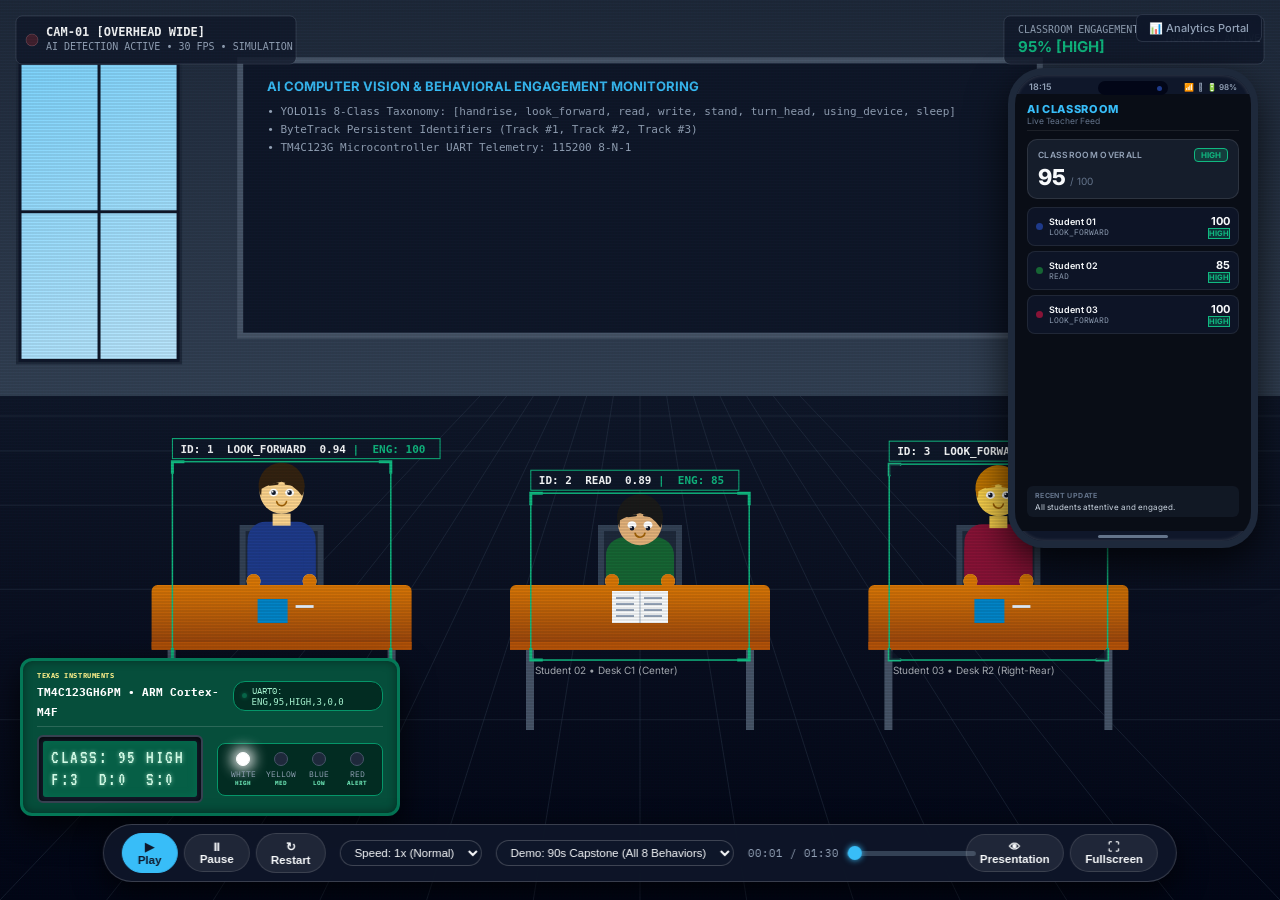
<file: static/simulation.html>
<!DOCTYPE html>
<html lang="en">
<head>
  <meta charset="UTF-8">
  <meta name="viewport" content="width=device-width, initial-scale=1.0, maximum-scale=1.0, user-scalable=no">
  <title>AI Classroom Engagement Monitoring — Simulated Camera & Embedded Flow</title>
  <link rel="preconnect" href="https://fonts.googleapis.com">
  <link rel="preconnect" href="https://fonts.gstatic.com" crossorigin>
  <link href="https://fonts.googleapis.com/css2?family=Inter:wght@400;500;600;700&family=IBM+Plex+Mono:wght@400;500;600&family=VT323&display=swap" rel="stylesheet">
  <link rel="stylesheet" href="/static/simulation_style.css">
</head>
<body>

  <!-- Fullscreen Classroom Camera Feed -->
  <div id="viewportContainer">
    <canvas id="classroomCanvas"></canvas>
    <div class="camera-overlay-grain"></div>

    <!-- Minimal Switcher to Portal -->
    <div class="top-portal-nav">
      <a href="/portal" class="portal-link">📊 Analytics Portal</a>
    </div>

    <!-- ================================================================= -->
    <!-- 1. PHYSICAL TEACHER SMARTPHONE INSET (Secondary Visualization)    -->
    <!-- ================================================================= -->
    <div id="phoneOverlayContainer">
      <div class="phone-wrapper">
        <div class="phone-frame">
          <!-- Dynamic Island / Speaker notch -->
          <div class="phone-notch">
            <div class="phone-camera-dot"></div>
          </div>
          
          <!-- Phone Status Bar -->
          <div class="phone-status-bar">
            <span id="phoneClock" class="phone-status-time">09:42</span>
            <div class="phone-status-icons">
              <span class="icon-signal">📶</span>
              <span class="icon-wifi">􀙇</span>
              <span class="icon-batt">🔋 98%</span>
            </div>
          </div>

          <!-- Phone Inner Screen: Teacher Portal -->
          <div class="phone-screen">
            <!-- App Header -->
            <div class="phone-header">
              <div class="phone-app-title">AI CLASSROOM</div>
              <div class="phone-sub-title">Live Teacher Feed</div>
            </div>

            <!-- Urgent Notification Banner -->
            <div id="phoneNotificationBanner" class="phone-notif-banner hidden">
              <div class="notif-icon">⚠️</div>
              <div class="notif-text">
                <div id="phoneNotifTitle" class="notif-title">Alert: Student 02</div>
                <div id="phoneNotifBody" class="notif-body">Using device detected</div>
              </div>
            </div>

            <!-- Classroom Overall Score Card -->
            <div class="phone-class-card">
              <div class="phone-class-meta">
                <span class="phone-label">CLASSROOM OVERALL</span>
                <span id="phoneClassLevel" class="phone-level-tag level-high">HIGH</span>
              </div>
              <div class="phone-class-score-row">
                <span id="phoneClassScore" class="phone-score-large">95</span>
                <span class="phone-score-unit">/ 100</span>
              </div>
            </div>

            <!-- 3 Students Live Status Rows -->
            <div class="phone-students-list">
              <!-- Student 01 -->
              <div id="phoneCard1" class="phone-student-card">
                <div class="p-student-left">
                  <div class="p-student-dot" style="background:#1e3a8a;"></div>
                  <div>
                    <div class="p-student-name">Student 01</div>
                    <div id="phoneAct1" class="p-student-act">LOOK_FORWARD</div>
                  </div>
                </div>
                <div class="p-student-right">
                  <div id="phoneScore1" class="p-student-score">100</div>
                  <div id="phoneLvl1" class="p-student-lvl level-high">HIGH</div>
                </div>
              </div>

              <!-- Student 02 -->
              <div id="phoneCard2" class="phone-student-card">
                <div class="p-student-left">
                  <div class="p-student-dot" style="background:#166534;"></div>
                  <div>
                    <div class="p-student-name">Student 02</div>
                    <div id="phoneAct2" class="p-student-act">READ</div>
                  </div>
                </div>
                <div class="p-student-right">
                  <div id="phoneScore2" class="p-student-score">85</div>
                  <div id="phoneLvl2" class="p-student-lvl level-high">HIGH</div>
                </div>
              </div>

              <!-- Student 03 -->
              <div id="phoneCard3" class="phone-student-card">
                <div class="p-student-left">
                  <div class="p-student-dot" style="background:#881337;"></div>
                  <div>
                    <div class="p-student-name">Student 03</div>
                    <div id="phoneAct3" class="p-student-act">LOOK_FORWARD</div>
                  </div>
                </div>
                <div class="p-student-right">
                  <div id="phoneScore3" class="p-student-score">100</div>
                  <div id="phoneLvl3" class="p-student-lvl level-high">HIGH</div>
                </div>
              </div>
            </div>

            <!-- Recent Activity Ticker -->
            <div class="phone-recent-box">
              <div class="phone-recent-title">RECENT UPDATE</div>
              <div id="phoneRecentText" class="phone-recent-msg">All students attentive and engaged.</div>
            </div>
          </div>
          
          <!-- Home Indicator bar -->
          <div class="phone-home-indicator"></div>
        </div>
      </div>
    </div>

    <!-- ================================================================= -->
    <!-- 2. TM4C123GH6PM EMBEDDED CONTROLLER & HARDWARE VISUALIZATION      -->
    <!-- ================================================================= -->
    <div id="hardwareUnitContainer">
      <div class="tm4c-pcb-board">
        <div class="pcb-header">
          <div class="pcb-chip-label">
            <span class="ti-logo">TEXAS INSTRUMENTS</span>
            <span class="tm4c-title">TM4C123GH6PM • ARM Cortex-M4F</span>
          </div>
          <div class="pcb-uart-pill">
            <span class="uart-tx-dot" id="uartTxDot"></span>
            <span>UART0: <code id="boardUartStr">ENG,95,HIGH,3,0,0</code></span>
          </div>
        </div>

        <div class="pcb-main-row">
          <!-- Physical 16x2 Character LCD -->
          <div class="lcd-bezel">
            <div class="lcd-screen">
              <div class="lcd-line" id="lcdLine1">CLASS: 95 HIGH</div>
              <div class="lcd-line" id="lcdLine2">F:3  D:0  S:0</div>
            </div>
          </div>

          <!-- Physical 4-LED Status Array -->
          <div class="led-array-panel">
            <div class="led-item">
              <div class="physical-led led-white active" id="ledWhite"></div>
              <span class="led-label">WHITE<br><small>HIGH</small></span>
            </div>
            <div class="led-item">
              <div class="physical-led led-yellow" id="ledYellow"></div>
              <span class="led-label">YELLOW<br><small>MED</small></span>
            </div>
            <div class="led-item">
              <div class="physical-led led-blue" id="ledBlue"></div>
              <span class="led-label">BLUE<br><small>LOW</small></span>
            </div>
            <div class="led-item">
              <div class="physical-led led-red" id="ledRed"></div>
              <span class="led-label">RED<br><small>ALERT</small></span>
            </div>
          </div>
        </div>
      </div>
    </div>

  </div>

  <!-- Floating Minimal Control Dock -->
  <div id="controlDock">
    <!-- Playback Buttons -->
    <div class="control-btn-group">
      <button id="btnPlay" class="dock-btn active" title="Play Simulation">▶ Play</button>
      <button id="btnPause" class="dock-btn" title="Pause Simulation">⏸ Pause</button>
      <button id="btnRestart" class="dock-btn" title="Restart Timeline">↻ Restart</button>
    </div>

    <!-- Speed Multiplier -->
    <div class="control-btn-group">
      <select id="speedSelect" class="dock-select" title="Simulation Speed">
        <option value="0.5">Speed: 0.5x</option>
        <option value="1.0" selected>Speed: 1x (Normal)</option>
        <option value="2.0">Speed: 2x</option>
        <option value="5.0">Speed: 5x</option>
      </select>
    </div>

    <!-- Scenario Selector -->
    <div class="control-btn-group">
      <select id="scenarioSelect" class="dock-select" title="Classroom Scenario">
        <option value="classroom_demo" selected>Demo: 90s Capstone (All 8 Behaviors)</option>
        <option value="distraction_event">Scenario: Distraction & Device Misuse</option>
        <option value="question_session">Scenario: Interactive Q&A Session</option>
        <option value="low_engagement">Scenario: Afternoon Fatigue Period</option>
      </select>
    </div>

    <!-- Timeline Progress -->
    <div class="timeline-track">
      <span id="timeDisplay" class="time-display">00:00 / 01:30</span>
      <input id="timelineScrubber" type="range" min="0" max="100" value="0" step="0.5">
    </div>

    <!-- Toggles: Presentation Mode & Fullscreen -->
    <div class="control-btn-group">
      <button id="btnPresentation" class="dock-btn" title="Toggle Presentation Mode">👁 Presentation</button>
      <button id="btnFullscreen" class="dock-btn" title="Toggle Fullscreen">⛶ Fullscreen</button>
    </div>
  </div>

  <!-- Load procedural 2.5D simulation script -->
  <script src="/static/simulation_canvas.js"></script>
</body>
</html>
</file>
<file: static/simulation_style.css>
/* simulation_style.css - Fullscreen Simulated AI Classroom Camera Feed + Mobile Phone + TM4C Hardware */

:root {
  --bg-camera: #020617;
  --panel-bg: rgba(15, 23, 42, 0.85);
  --panel-border: rgba(148, 163, 184, 0.2);
  --text-main: #f8fafc;
  --text-muted: #94a3b8;
  --accent-cyan: #38bdf8;
  --accent-emerald: #10b981;
  --accent-amber: #f59e0b;
  --accent-blue: #3b82f6;
  --accent-red: #ef4444;
}

* {
  box-sizing: border-box;
  margin: 0;
  padding: 0;
  user-select: none;
}

html, body {
  width: 100vw;
  height: 100vh;
  overflow: hidden;
  background-color: var(--bg-camera);
  font-family: 'Inter', -apple-system, BlinkMacSystemFont, "Segoe UI", Roboto, sans-serif;
  color: var(--text-main);
}

/* Classroom Viewport Container */
#viewportContainer {
  position: relative;
  width: 100vw;
  height: 100vh;
  overflow: hidden;
}

#classroomCanvas {
  position: absolute;
  top: 0;
  left: 0;
  width: 100%;
  height: 100%;
  display: block;
}

/* Subtle Surveillance Scanline Texture */
.camera-overlay-grain {
  position: absolute;
  top: 0;
  left: 0;
  width: 100%;
  height: 100%;
  pointer-events: none;
  background: linear-gradient(rgba(18, 16, 16, 0) 50%, rgba(0, 0, 0, 0.15) 50%), linear-gradient(90deg, rgba(255, 0, 0, 0.01), rgba(0, 255, 0, 0.005), rgba(0, 255, 0, 0.01));
  background-size: 100% 3px, 3px 100%;
  opacity: 0.55;
  z-index: 10;
}

/* Top Navigation Bar: Minimal Link to Analytics Portal */
.top-portal-nav {
  position: absolute;
  top: 14px;
  right: 18px;
  display: flex;
  align-items: center;
  gap: 10px;
  z-index: 50;
}

.portal-link {
  font-size: 11px;
  font-weight: 500;
  text-decoration: none;
  padding: 6px 12px;
  border-radius: 6px;
  background: var(--panel-bg);
  border: 1px solid var(--panel-border);
  color: var(--text-muted);
  backdrop-filter: blur(8px);
  transition: all 0.2s ease;
}

.portal-link:hover {
  color: var(--text-main);
  border-color: var(--accent-cyan);
}

/* ========================================================================== */
/* 1. TEACHER SMARTPHONE INSET (Secondary Physical Visualization)             */
/* ========================================================================== */
#phoneOverlayContainer {
  position: absolute;
  top: 68px;
  right: 22px;
  width: 250px;
  z-index: 40;
  pointer-events: auto;
  transition: all 0.3s ease;
}

.phone-wrapper {
  perspective: 1000px;
}

.phone-frame {
  position: relative;
  width: 100%;
  height: 480px;
  background: #0f172a;
  border: 7px solid #1e293b;
  border-radius: 36px;
  box-shadow: 0 16px 40px rgba(0, 0, 0, 0.75), inset 0 0 4px rgba(255, 255, 255, 0.2);
  display: flex;
  flex-direction: column;
  overflow: hidden;
}

/* Phone Notch / Dynamic Island */
.phone-notch {
  position: absolute;
  top: 6px;
  left: 50%;
  transform: translateX(-50%);
  width: 70px;
  height: 14px;
  background: #020617;
  border-radius: 10px;
  z-index: 60;
  display: flex;
  align-items: center;
  justify-content: flex-end;
  padding-right: 6px;
}

.phone-camera-dot {
  width: 5px;
  height: 5px;
  background: #1e3a8a;
  border-radius: 50%;
}

/* Status Bar */
.phone-status-bar {
  display: flex;
  justify-content: space-between;
  align-items: center;
  padding: 6px 14px 2px;
  font-size: 9px;
  font-weight: 600;
  color: #94a3b8;
  z-index: 55;
}

.phone-status-icons {
  display: flex;
  gap: 4px;
  font-size: 8px;
}

/* Screen Content */
.phone-screen {
  flex: 1;
  padding: 8px 12px 14px;
  display: flex;
  flex-direction: column;
  gap: 8px;
  overflow-y: auto;
  background: #090d16;
}

.phone-header {
  border-bottom: 1px solid rgba(255, 255, 255, 0.08);
  padding-bottom: 4px;
}

.phone-app-title {
  font-size: 11px;
  font-weight: 800;
  letter-spacing: 0.06em;
  color: #38bdf8;
}

.phone-sub-title {
  font-size: 8.5px;
  color: #64748b;
}

/* Notification Banner */
.phone-notif-banner {
  background: rgba(245, 158, 11, 0.15);
  border: 1px solid #f59e0b;
  border-radius: 8px;
  padding: 6px 8px;
  display: flex;
  align-items: center;
  gap: 6px;
  animation: notifPulse 1.8s infinite;
}

.phone-notif-banner.hidden {
  display: none;
}

@keyframes notifPulse {
  0%, 100% { transform: scale(1); }
  50% { transform: scale(1.02); }
}

.notif-icon {
  font-size: 14px;
}

.notif-title {
  font-size: 9.5px;
  font-weight: 700;
  color: #fef08a;
}

.notif-body {
  font-size: 8.5px;
  color: #e2e8f0;
}

/* Classroom Overall Card */
.phone-class-card {
  background: rgba(30, 41, 59, 0.6);
  border: 1px solid rgba(255, 255, 255, 0.1);
  border-radius: 10px;
  padding: 8px 10px;
}

.phone-class-meta {
  display: flex;
  justify-content: space-between;
  align-items: center;
  margin-bottom: 2px;
}

.phone-label {
  font-size: 8.5px;
  font-weight: 600;
  letter-spacing: 0.04em;
  color: #94a3b8;
}

.phone-level-tag {
  font-size: 8px;
  font-weight: 700;
  padding: 1px 6px;
  border-radius: 4px;
}

.level-high { background: rgba(16, 185, 129, 0.2); color: #10b981; border: 1px solid #10b981; }
.level-med  { background: rgba(245, 158, 11, 0.2); color: #f59e0b; border: 1px solid #f59e0b; }
.level-low  { background: rgba(59, 130, 246, 0.2); color: #3b82f6; border: 1px solid #3b82f6; }

.phone-class-score-row {
  display: flex;
  align-items: baseline;
  gap: 4px;
}

.phone-score-large {
  font-size: 22px;
  font-weight: 800;
  color: #f8fafc;
}

.phone-score-unit {
  font-size: 10px;
  color: #64748b;
}

/* 3 Students Rows */
.phone-students-list {
  display: flex;
  flex-direction: column;
  gap: 5px;
}

.phone-student-card {
  background: rgba(15, 23, 42, 0.85);
  border: 1px solid rgba(255, 255, 255, 0.08);
  border-radius: 8px;
  padding: 6px 8px;
  display: flex;
  justify-content: space-between;
  align-items: center;
  transition: all 0.2s ease;
}

.p-student-left {
  display: flex;
  align-items: center;
  gap: 6px;
}

.p-student-dot {
  width: 7px;
  height: 7px;
  border-radius: 50%;
}

.p-student-name {
  font-size: 9px;
  font-weight: 600;
  color: #f8fafc;
}

.p-student-act {
  font-family: 'IBM Plex Mono', monospace;
  font-size: 8px;
  color: #94a3b8;
}

.p-student-right {
  text-align: right;
}

.p-student-score {
  font-size: 11px;
  font-weight: 700;
  color: #f8fafc;
}

.p-student-lvl {
  font-size: 7.5px;
  font-weight: 700;
}

/* Recent Ticker */
.phone-recent-box {
  margin-top: auto;
  background: rgba(30, 41, 59, 0.4);
  border-radius: 6px;
  padding: 5px 8px;
  font-size: 8px;
}

.phone-recent-title {
  color: #64748b;
  font-weight: 700;
  font-size: 7px;
  letter-spacing: 0.05em;
  margin-bottom: 2px;
}

.phone-recent-msg {
  color: #cbd5e1;
  white-space: nowrap;
  overflow: hidden;
  text-overflow: ellipsis;
}

.phone-home-indicator {
  width: 70px;
  height: 3px;
  background: #64748b;
  border-radius: 3px;
  margin: 4px auto 3px;
}

/* ========================================================================== */
/* 2. TM4C123GH6PM HARDWARE VISUALIZATION (Embedded PCB, LCD, 4 LEDs)         */
/* ========================================================================== */
#hardwareUnitContainer {
  position: absolute;
  bottom: 84px;
  left: 20px;
  z-index: 40;
  pointer-events: auto;
  transition: all 0.3s ease;
}

.tm4c-pcb-board {
  width: 380px;
  background: #064e3b; /* Texas Instruments Emerald PCB solder mask */
  border: 3px solid #047857;
  border-radius: 12px;
  padding: 10px 14px;
  box-shadow: 0 12px 32px rgba(0, 0, 0, 0.75), inset 0 0 10px rgba(0, 0, 0, 0.4);
  font-family: 'IBM Plex Mono', monospace;
}

.pcb-header {
  display: flex;
  justify-content: space-between;
  align-items: center;
  border-bottom: 1px solid rgba(255, 255, 255, 0.15);
  padding-bottom: 6px;
  margin-bottom: 8px;
}

.ti-logo {
  font-size: 7px;
  font-weight: 800;
  color: #fef08a;
  display: block;
  letter-spacing: 0.08em;
}

.tm4c-title {
  font-size: 10.5px;
  font-weight: 700;
  color: #ffffff;
}

.pcb-uart-pill {
  font-size: 9px;
  color: #a7f3d0;
  background: #022c22;
  padding: 3px 8px;
  border-radius: 12px;
  border: 1px solid #059669;
  display: flex;
  align-items: center;
  gap: 5px;
}

.uart-tx-dot {
  width: 5px;
  height: 5px;
  border-radius: 50%;
  background: #10b981;
  box-shadow: 0 0 4px #10b981;
}

.pcb-main-row {
  display: flex;
  gap: 14px;
  align-items: center;
}

/* Physical 16x2 Character LCD Display */
.lcd-bezel {
  flex: 1;
  background: #111827;
  border: 2px solid #374151;
  border-radius: 6px;
  padding: 4px;
  box-shadow: inset 0 2px 6px rgba(0, 0, 0, 0.8);
}

.lcd-screen {
  background: #065f46; /* Authentic green character LCD backlight */
  color: #d1fae5;
  font-family: 'VT323', 'IBM Plex Mono', monospace;
  font-size: 19px;
  line-height: 1.15;
  padding: 6px 8px;
  border-radius: 3px;
  letter-spacing: 0.08em;
  text-shadow: 0 0 4px rgba(209, 250, 229, 0.7);
  box-shadow: inset 0 0 8px rgba(4, 120, 87, 0.6);
}

.lcd-line {
  white-space: pre;
}

/* 4 Physical LEDs (White, Yellow, Blue, Red) */
.led-array-panel {
  display: grid;
  grid-template-columns: repeat(4, 1fr);
  gap: 8px;
  background: #022c22;
  border: 1px solid #059669;
  border-radius: 8px;
  padding: 8px 10px;
}

.led-item {
  display: flex;
  flex-direction: column;
  align-items: center;
  gap: 4px;
}

.physical-led {
  width: 14px;
  height: 14px;
  border-radius: 50%;
  background: #1e293b;
  border: 1px solid #475569;
  transition: all 0.25s ease;
}

/* LED Glow States */
.physical-led.led-white.active {
  background: #ffffff;
  border-color: #ffffff;
  box-shadow: 0 0 14px 4px rgba(255, 255, 255, 0.95);
}

.physical-led.led-yellow.active {
  background: #facc15;
  border-color: #facc15;
  box-shadow: 0 0 14px 4px rgba(250, 204, 21, 0.95);
}

.physical-led.led-blue.active {
  background: #38bdf8;
  border-color: #38bdf8;
  box-shadow: 0 0 14px 4px rgba(56, 189, 248, 0.95);
}

.physical-led.led-red.active {
  background: #ef4444;
  border-color: #ef4444;
  box-shadow: 0 0 14px 4px rgba(239, 68, 68, 0.95);
}

.led-label {
  font-size: 7.5px;
  color: #94a3b8;
  text-align: center;
  line-height: 1.1;
}

.led-label small {
  color: #6ee7b7;
  font-weight: 700;
}

/* ========================================================================== */
/* 3. FLOATING BOTTOM CONTROL DOCK                                            */
/* ========================================================================== */
#controlDock {
  position: absolute;
  bottom: 18px;
  left: 50%;
  transform: translateX(-50%);
  display: flex;
  align-items: center;
  gap: 14px;
  padding: 8px 18px;
  background: rgba(15, 23, 42, 0.90);
  border: 1px solid rgba(255, 255, 255, 0.18);
  border-radius: 40px;
  backdrop-filter: blur(16px);
  box-shadow: 0 10px 30px rgba(0, 0, 0, 0.7);
  z-index: 100;
  transition: all 0.3s ease;
}

.control-btn-group {
  display: flex;
  align-items: center;
  gap: 6px;
}

.dock-btn {
  background: rgba(255, 255, 255, 0.08);
  border: 1px solid rgba(255, 255, 255, 0.12);
  color: var(--text-main);
  padding: 6px 12px;
  border-radius: 20px;
  font-size: 11.5px;
  font-weight: 600;
  cursor: pointer;
  display: inline-flex;
  align-items: center;
  gap: 5px;
  transition: all 0.15s ease;
}

.dock-btn:hover {
  background: rgba(255, 255, 255, 0.18);
  border-color: rgba(255, 255, 255, 0.3);
}

.dock-btn.active {
  background: var(--accent-cyan);
  color: #0f172a;
  border-color: var(--accent-cyan);
}

.dock-select {
  background: rgba(15, 23, 42, 0.95);
  border: 1px solid rgba(255, 255, 255, 0.2);
  color: var(--text-main);
  font-size: 11.5px;
  padding: 5px 10px;
  border-radius: 16px;
  outline: none;
  cursor: pointer;
}

.timeline-track {
  display: flex;
  align-items: center;
  gap: 8px;
  min-width: 200px;
}

.time-display {
  font-family: 'IBM Plex Mono', monospace;
  font-size: 11px;
  color: var(--text-muted);
  white-space: nowrap;
}

#timelineScrubber {
  flex: 1;
  -webkit-appearance: none;
  height: 5px;
  border-radius: 4px;
  background: #334155;
  outline: none;
  cursor: pointer;
}

#timelineScrubber::-webkit-slider-thumb {
  -webkit-appearance: none;
  width: 14px;
  height: 14px;
  border-radius: 50%;
  background: var(--accent-cyan);
  cursor: pointer;
  box-shadow: 0 0 6px var(--accent-cyan);
}

/* ========================================================================== */
/* 4. PRESENTATION MODE TOGGLE                                                */
/* ========================================================================== */
body.presentation-mode #controlDock {
  opacity: 0.15;
  transform: translateX(-50%) translateY(12px);
}

body.presentation-mode #controlDock:hover {
  opacity: 1.0;
  transform: translateX(-50%) translateY(0);
}

body.presentation-mode .top-portal-nav {
  opacity: 0;
  pointer-events: none;
}

/* ========================================================================== */
/* 5. RESPONSIVE LAYOUTS                                                      */
/* ========================================================================== */
@media (max-width: 1180px) {
  #phoneOverlayContainer {
    width: 210px;
    top: 50px;
    right: 12px;
  }
  .phone-frame {
    height: 410px;
  }
  #hardwareUnitContainer {
    bottom: 80px;
    left: 10px;
  }
  .tm4c-pcb-board {
    width: 320px;
  }
}

@media (max-width: 768px) {
  #phoneOverlayContainer {
    display: none; /* Collapse phone into canvas view on small mobile */
  }
  #hardwareUnitContainer {
    bottom: 90px;
    left: 50%;
    transform: translateX(-50%);
    width: 94vw;
  }
  .tm4c-pcb-board {
    width: 100%;
  }
  #controlDock {
    bottom: 8px;
    width: 96vw;
    flex-wrap: wrap;
    justify-content: center;
    padding: 6px 10px;
    border-radius: 20px;
  }
  .timeline-track {
    min-width: 100%;
    order: 3;
  }
}
</file>
